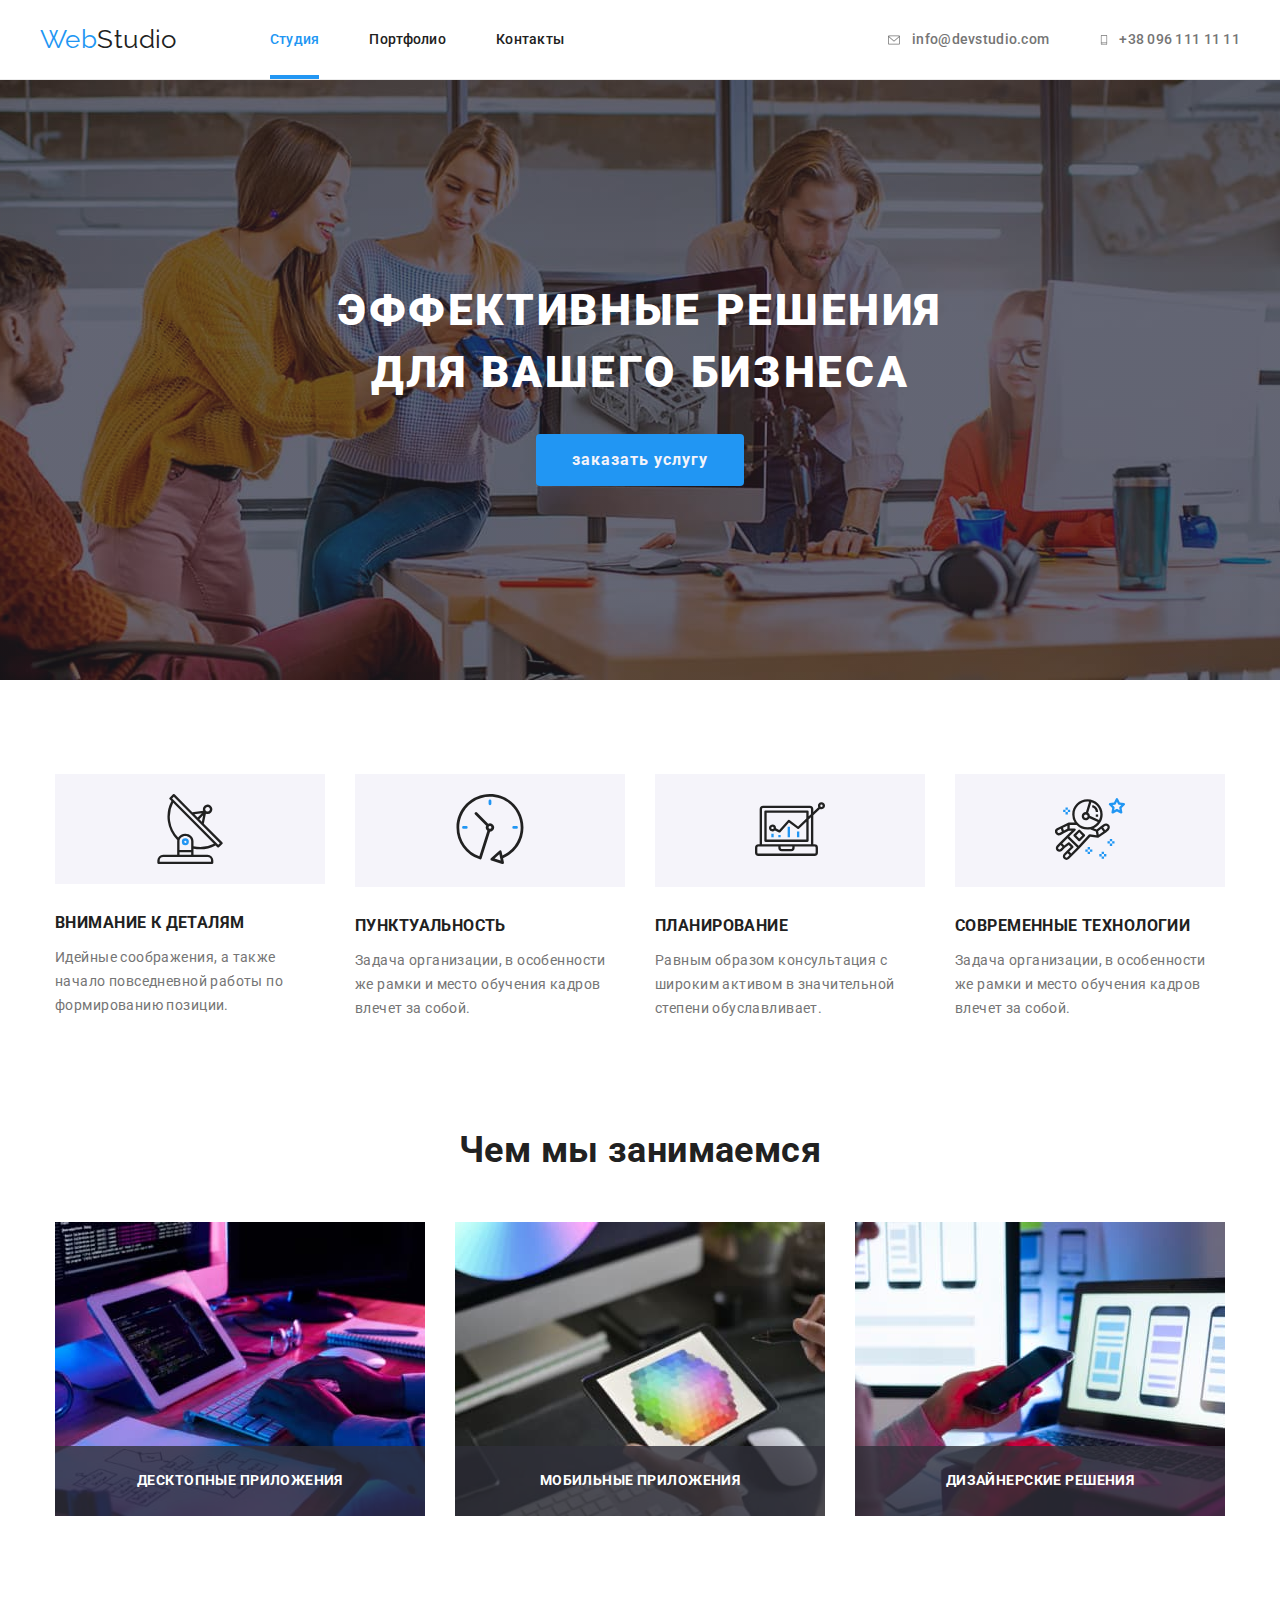
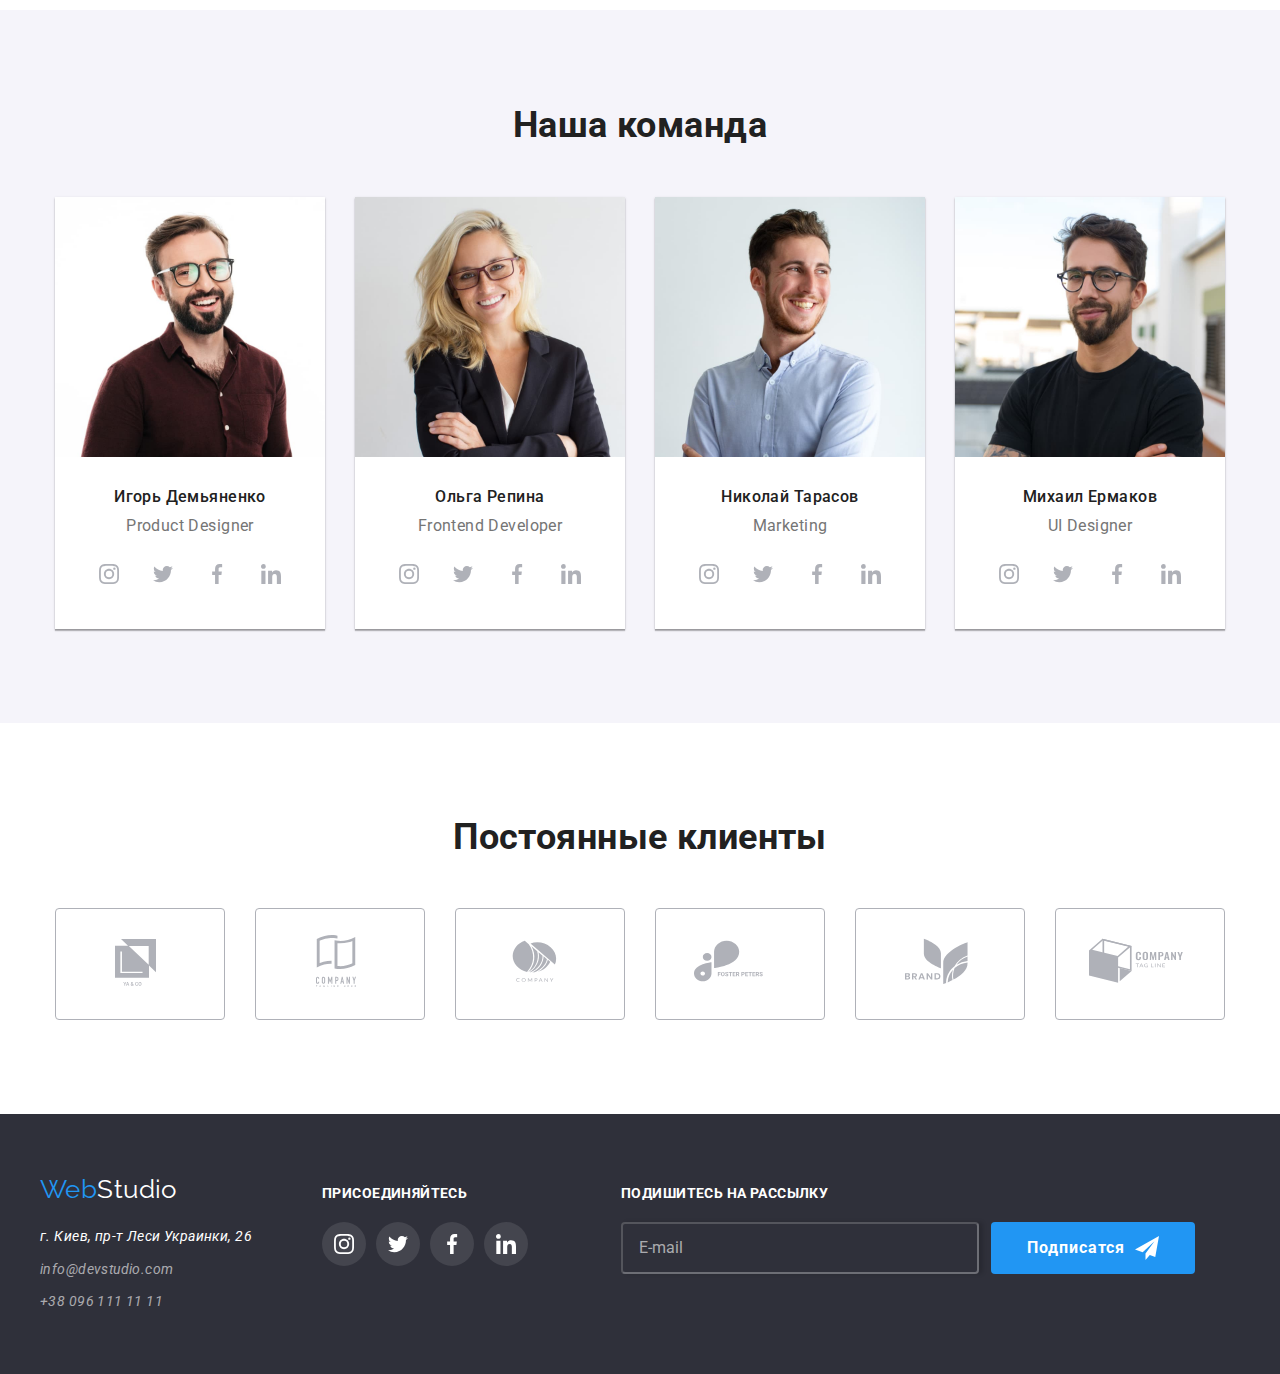
<file: index.html>
<!DOCTYPE html>
<html lang="ru">

<head>
    <meta charset="UTF-8" />
    <meta name="viewport" content="width=device-width, initial-scale=1.0" />
    <title>WebStudio</title>
    <link rel="preconnect" href="https://fonts.gstatic.com">
    <link href="https://fonts.googleapis.com/css2?family=Raleway:wght@700&family=Roboto:wght@400;500;700;900&display=swap"
        rel="stylesheet">
    <link rel="stylesheet" href="https://cdnjs.cloudflare.com/ajax/libs/modern-normalize/1.0.0/modern-normalize.min.css">
   <link rel="stylesheet" href="./css/styles.css">
   
</head>

<body>
    <header class="header">
        <div class="container main-nav">
    
            <nav class="nav">
    
                <a lang="en" href="./index.html" class="logo"><span class="logo-part-first">Web</span>Studio</a>
    
                <ul class="nav-link list">
                    <li class="item"><a href="./index.html" class="link current ">Студия</a></li>
                    <li class="item"><a href="./portfolio.html" class="link ">Портфолио</a></li>
                    <li class="item"><a href="" class="link ">Контакты</a></li>
                </ul>
    
            </nav>
    
            <ul class="nav-information list">
                <li class="nav-information-list">
                    
                    <svg class=" nav-information-icon" width="16" height="12">
                        <use href="./images/sprite.svg#icon-envelope"></use>
                    </svg>
                    <a href="mailto:info@devstudio.com" class="nav-information-link">info@devstudio.com</a>
                    </li>
             

                <li class="nav-information-list">
               
                    <svg class=" nav-information-icon" width="10" height="16">
                        <use href="./images/sprite.svg#icon-smartphone"></use>
                    </svg>
                    <a href="tel:+380961111111" class="nav-information-link">+38 096 111 11 11</a>
                    
                </li>
            </ul>
    
        </div>
    </header>
    
    
    <main>
    <!-- Герой -->
       
        <div>
            <section class="hero">
                <h1 class="hero-title">Эффективные решения для вашего бизнеса</h1>
                <button  data-modal-open  type="button" class="button-hero">заказать услугу</button>
            </section>              
        </div>
    <!-- Преимущества -->
        <section class="advantages">
            <div class="container main ">
                <h2 class="advantages-main-title"></h2>
                            
            <ul class="advantages-list list">
                <li class="item">
                    <div class="conteiner-advantages-icon">  
                    <svg class="advantages-icon" width="70" height="70">
                        <use href="./images/sprite.svg#icon-antenna"></use>
                    </svg>
                    </div>
                    <h3 class="advantages-title">Внимание к деталям</h3>
                    <p class="advanteges-description">
                     Идейные соображения, а также начало повседневной работы по формированию позиции.
                    </p>
                </li>

                <li class="item">
                    <div class="conteiner-advantages-icon">
                    <svg class="icon-clock" width="70" height="70">
                        <use href="./images/sprite.svg#icon-clock"></use>
                    </svg>
                    </div>
                    <h3 class="advantages-title">Пунктуальность</h3>
                    <p class="advanteges-description"> 
                    Задача организации, в особенности же рамки и место обучения кадров влечет за собой.
                    </p>
                  
                </li>

                <li class="item">
                    <div class="conteiner-advantages-icon">
                    <svg class="icon-diagram" width="70" height="70">
                    <use href="./images/sprite.svg#icon-diagram"></use>
                    </svg>
                    </div>
                    <h3 class="advantages-title">Планирование</h3>
                    <p class="advanteges-description"> 
                    Равным образом консультация с широким активом в значительной степени обуславливает.
                    </p>
                </li>

                <li class="item">
                    <div class="conteiner-advantages-icon">
                    <svg class="icon-astronaut" width="70" height="70">
                        <use href="./images/sprite.svg#icon-astronaut"></use>
                    </svg>
                    </div>

                    <h3 class="advantages-title">Современные технологии</h3>
                    <p class="advanteges-description">
                    Задача организации, в особенности же рамки и место обучения кадров влечет за собой.
                    </p>
                 </li>
            </ul>
            </div>
        </section>
        
    
        <!-- Примеры работ -->
        <section class="example">
            <div class="container main">
            <h2 class="example-title">Чем мы занимаемся</h2>
    
            <ul class="example-list list">
                <li class="item">
                    <img src="./images/whatwedoing.jpg" alt="Что мы делаем" width="370" />
                    <h3 class="example-list-title">Десктопные приложения</h3>
                    
                </li>
                <li class="item" >
                    <img src="./images/whatwedoing1.jpg" alt="Что мы делаем 1" width="370" />
                    <h3 class="example-list-title">Мобильные приложения</h3>
                    
                </li>
                <li class="item">
                    <img src="./images/whatwedoing2.jpg" alt="Что мы делаем 2" width="370" />
                    <h3 class="example-list-title">Дизайнерские решения</h3>
                    
                </li>
            </ul>
            </div>
        </section>
    
        <!-- Наша команда -->
        <section class="team">
            <div class="container">
            <h2 class="team-title">Наша команда</h2>
            
    
            <ul class="team-list list"> 
                <li class="item">
                    <a href=""><img src="./images/ourcommand1.jpg" alt="Игорь Демьяненко" width="270"  class="team-images"/></a>
                    <h3 class="team-list-title">Игорь Демьяненко</h3>
                    <p class="team-description" lang="en">Product Designer</p>
                    <div class="team-icon-block">
                        <a href="" class="team-icon">
                            <svg class="icon-social-links"  width="44" height="44" >
                                <use href="./images/sprite.svg#icon-instagram"></use>
                            </svg>
                        </a>
                        <a href="" class="team-icon">
                            <svg class="icon-social-links"  width="44" height="44">
                                <use href="./images/sprite.svg#icon-twitter"></use>
                            </svg>
                        </a>
                        <a href="" class="team-icon">
                            <svg class="icon-social-links"  width="44" height="44">
                                <use href="./images/sprite.svg#icon-facebook"></use>
                            </svg>
                        </a>
                        <a href="" class="team-icon">
                            <svg class="icon-social-links"  width="44" height="44">
                                <use href="./images/sprite.svg#icon-linkedin"></use>
                            </svg>
                        </a>
                    </div>
                </li>

                <li class="item"> 
                    <a href=""><img src="./images/ourcommand2.jpg" alt="Ольга Репина" width="270"  class="team-images"/></a>
                    <h3 class="team-list-title">Ольга Репина</h3>
                    <p class="team-description" lang="en">Frontend Developer</p>
                    <div class="team-icon-block">
                        <a href="" class="team-icon">
                            <svg class="icon-social-links"  width="44" height="44">
                                <use href="./images/sprite.svg#icon-instagram"></use>
                            </svg>
                        </a>
                        <a href="" class="team-icon">
                            <svg class="icon-social-links"  width="44" height="44">
                                <use href="./images/sprite.svg#icon-twitter"></use>
                            </svg>
                        </a>
                        <a href="" class="team-icon">
                            <svg class="icon-social-links"  width="44" height="44">
                                <use href="./images/sprite.svg#icon-facebook"></use>
                            </svg>
                        </a>
                        <a href="" class="team-icon">
                            <svg class="icon-social-links"  width="44" height="44">
                                <use href="./images/sprite.svg#icon-linkedin"></use>
                            </svg>
                        </a>
                    </div>

                </li>

                <li class="item">
                    <a href=""><img src="./images/ourcommand3.jpg" alt="Николай Тарасов" width="270"  class="team-images"/></a>
                    <h3 class="team-list-title">Николай Тарасов</h3>
                    <p class="team-description" lang="en">Marketing</p>
                    
                     <div class="team-icon-block" width="75" height="75">
                         
                        <a href="" class="team-icon">
                            <svg class="icon-social-links"  >
                                <use href="./images/sprite.svg#icon-instagram"></use>
                            </svg>
                        </a>
                       
                        
                        <a href="" class="team-icon">
                            <svg class="icon-social-links"  width="44" height="44" >
                                <use href="./images/sprite.svg#icon-twitter"></use>
                            </svg>
                        </a>
                        
                        
                        <a href="" class="team-icon">
                            <svg class="icon-social-links"  width="44" height="44">
                                <use href="./images/sprite.svg#icon-facebook"></use>
                            </svg>
                        </a>
                        
                        
                        <a href="" class="team-icon">
                            <svg class="icon-social-links"  width="44" height="44">
                                <use href="./images/sprite.svg#icon-linkedin"></use>
                            </svg>
                        </a>

                       </div>
                      
                                 

                </li>
                <li class="item">
                    <a href=""><img src="./images/ourcommand4.jpg" alt="Михаил Ермаков" width="270"  class="team-images"/></a>
                    <h3 class="team-list-title">Михаил Ермаков</h3>
                    <p class="team-description" lang="en">UI Designer</p>
                    <div class="team-icon-block">
                        <a href="" class="team-icon">
                            <svg class="icon-social-links"  width="44" height="44">
                                <use href="./images/sprite.svg#icon-instagram"></use>
                            </svg>
                        </a>
                        <a href="" class="team-icon">
                            <svg class="icon-social-links"  width="44" height="44">
                                <use href="./images/sprite.svg#icon-twitter"></use>
                            </svg>
                        </a>
                        <a href="" class="team-icon">
                            <svg class="icon-social-links"  width="44" height="44">
                                <use href="./images/sprite.svg#icon-facebook"></use>
                            </svg>
                        </a>
                        <a href="" class="team-icon">
                            <svg class="icon-social-links"  width="44" height="44">
                                <use href="./images/sprite.svg#icon-linkedin"></use>
                            </svg>
                        </a>
                    </div>
                </li>
                               
            </ul>
            </div>
        </section >
        <!-- Постоянные клиенты -->

        <section class="regular-client">
            <div class="container">
            <h2 class="regular-client-title">Постоянные клиенты</h2>
            <ul class="regular-client-list list">

                <li class="regular-client-item" >
                 
                    <a href=" " class="regular-client-link" >
                        <svg class="regular-client-svg" width="160" height="106">
                            <use href="./images/sprite.svg#icon-client1"></use>
                        </svg>
                    </a>
              
                </li>
                <li class="regular-client-item">
                  
                    <a href="" class="regular-client-link" >
                        <svg class="regular-client-svg" width="160" height="106">
                            <use href="./images/sprite.svg#icon-client2"></use>
                        </svg>
                    </a>
                   
                </li>

                <li class="regular-client-item">
                   
                <a href="" class="regular-client-link">
                    <svg class="regular-client-svg" width="160" height="106">
                        <use href="./images/sprite.svg#icon-client3"></use>
                    </svg>
                </a>
               
                </li>

               <li class="regular-client-item">
                  
                <a href="" class="regular-client-link">
                    <svg class="regular-client-svg"  width="160" height="106">
                        <use href="./images/sprite.svg#icon-client4"></use>
                    </svg>
                </a>
               
                </li>

                <li class="regular-client-item">
                   
                        <a href="" class="regular-client-link">
                            <svg class="regular-client-svg" width="160" height="106">
                                <use href="./images/sprite.svg#icon-client5"></use>
                            </svg>
                        </a>
                    
                </li>

                <li class="regular-client-item">
                 
                <a href="" class="regular-client-link">
                    <svg class="regular-client-svg" width="160" height="106" >
                        <use href="./images/sprite.svg#icon-client6"></use>
                    </svg>
                </a>
              
                </li>

            </div>
            </ul>

        </section>
    
    </main>
    <!-- Футер -->
    <footer class="footer">
    
        <div class="container">
            <div class="footer-adress">
                <a lang="en" href="./index.html" class="footer-logo"><span class="logo-part-first">Web</span><span
                        class="logo-part-two">Studio</span></a>
    
                <address>
                    <ul class="footer-list list">
                        <li>г. Киев, пр-т Леси Украинки, 26</li>
                        <li><a href="mailto:info@devstudio.com" class=" link  footer-email">info@devstudio.com</a></li>
                        <li><a href="tel:+380961111111" class="link  footer-tel">+38 096 111 11 11</a></li>
                    </ul>
                </address>
            </div>
    
            <div class="footer-link">
                <h3 class="footer-link-title">присоединяйтесь</h3>
                <ul class="footer-link-list list">
                    <li class="footer-links">
                        <a href="" class="footer-team-icon">
                            <svg class="icon-social-links ">
                                <use href="./images/sprite.svg#icon-instagram"></use>
                            </svg>
                        </a>
                    </li>
                    <li class="footer-links">
                        <a href="" class="footer-team-icon">
                            <svg class="icon-social-links">
                                <use href="./images/sprite.svg#icon-twitter"></use>
                            </svg>
                        </a>
                    </li>
                    <li class="footer-links">
                        <a href="" class="footer-team-icon">
                            <svg class="icon-social-links">
                                <use href="./images/sprite.svg#icon-facebook"></use>
                            </svg>
                        </a>
                    </li>
    
                    <li class="footer-links">
                        <a href="" class="footer-team-icon">
                            <svg class="icon-social-links">
                                <use href="./images/sprite.svg#icon-linkedin"></use>
                            </svg>
                        </a>
                    </li>
                </ul>
    
            </div>
    
            <!-- Форма футер -->
            <div>
                <form class="form-footer">
                    <h3 class="form-footer-title">Подишитесь на рассылку</h3>
                    <div class="form-container">
                        <label for="mail"></label>
                        <input type="email" name="mail" id="mail" placeholder="E-mail" />
    
                        <a href="" class="footer-form-button link">
    
                            <button type="submit">Подписатся
                                <svg class="footer-form-icon-svg" width="24" height="24">
                                    <use href="./images/sprite.svg#icon-icon-send-form"></use>
                                </svg>
                            </button>
                        </a>
    
    
                    </div>
    
                </form>
    
            </div>
    
        </div>
    
    </footer>

    <!-- Модальное окно -->

    <div class="backdrop is-hidden" data-modal>
        <div class="modal">
            <form class="form" >
                <h2 class="form-title">Оставьте свои данные, мы вам перезвоним</h2>

                <label class="form-field" >
                <input type="text"  class="form-input" name="user-name"  autofocus required>
                <span class="form-label">Имя</span>
                <svg class="modal-icon">
                    <use href="./images/sprite.svg#icon-person-form"></use>
                </svg>
                </label>
               
                <label class="form-field">
                    <input type="tel" class="form-input" name="phone-number" autofocus required>
                    <span class="form-label">Телефон</span>
                    <svg class="modal-icon">
                        <use href="./images/sprite.svg#icon-phone-form"></use>
                    </svg>
                </label>

                <label class="form-field">
                    <input type="mail" class="form-input" name="mail" autofocus required>
                    <span class="form-label">Почта</span>
                    <svg class="modal-icon">
                    <use href="./images/sprite.svg#icon-email-form"></use>
                    </svg>
                </label>
 

                <label class="form-field">
                    <textarea class="comment" name="comment"  rows="8" placeholder="Введите тест"></textarea>
                    <span class="textarea-comment">Оставьте коментарий</span>
                </label>
                               
                    <label class="policy">
                        <input class="checkbox" type="checkbox" name="policy" value="check" />
                        <span class="icon"></span>
                        <span class="label">Соглашаюсь с рассылкой и принимаю
                        <a href=""> Условия договора</a></span>
                    </label>
                
                                              
                <button type="submit" class="form-modal-button">Отправить</button>


            </form>
            <button data-modal-close type="button" class="modal-button">
                <svg class="" width="18" height="18">
                    <use href="./images/sprite.svg#icon-close-form"></use>
                </svg>
            </button>
        </div>
    </div> 

    <!-- Скрипт для открытия, закрытия модального окна  -->

    <script src="./modal.js"> </script>
        
   
    </body>
    
    </html>
</file>
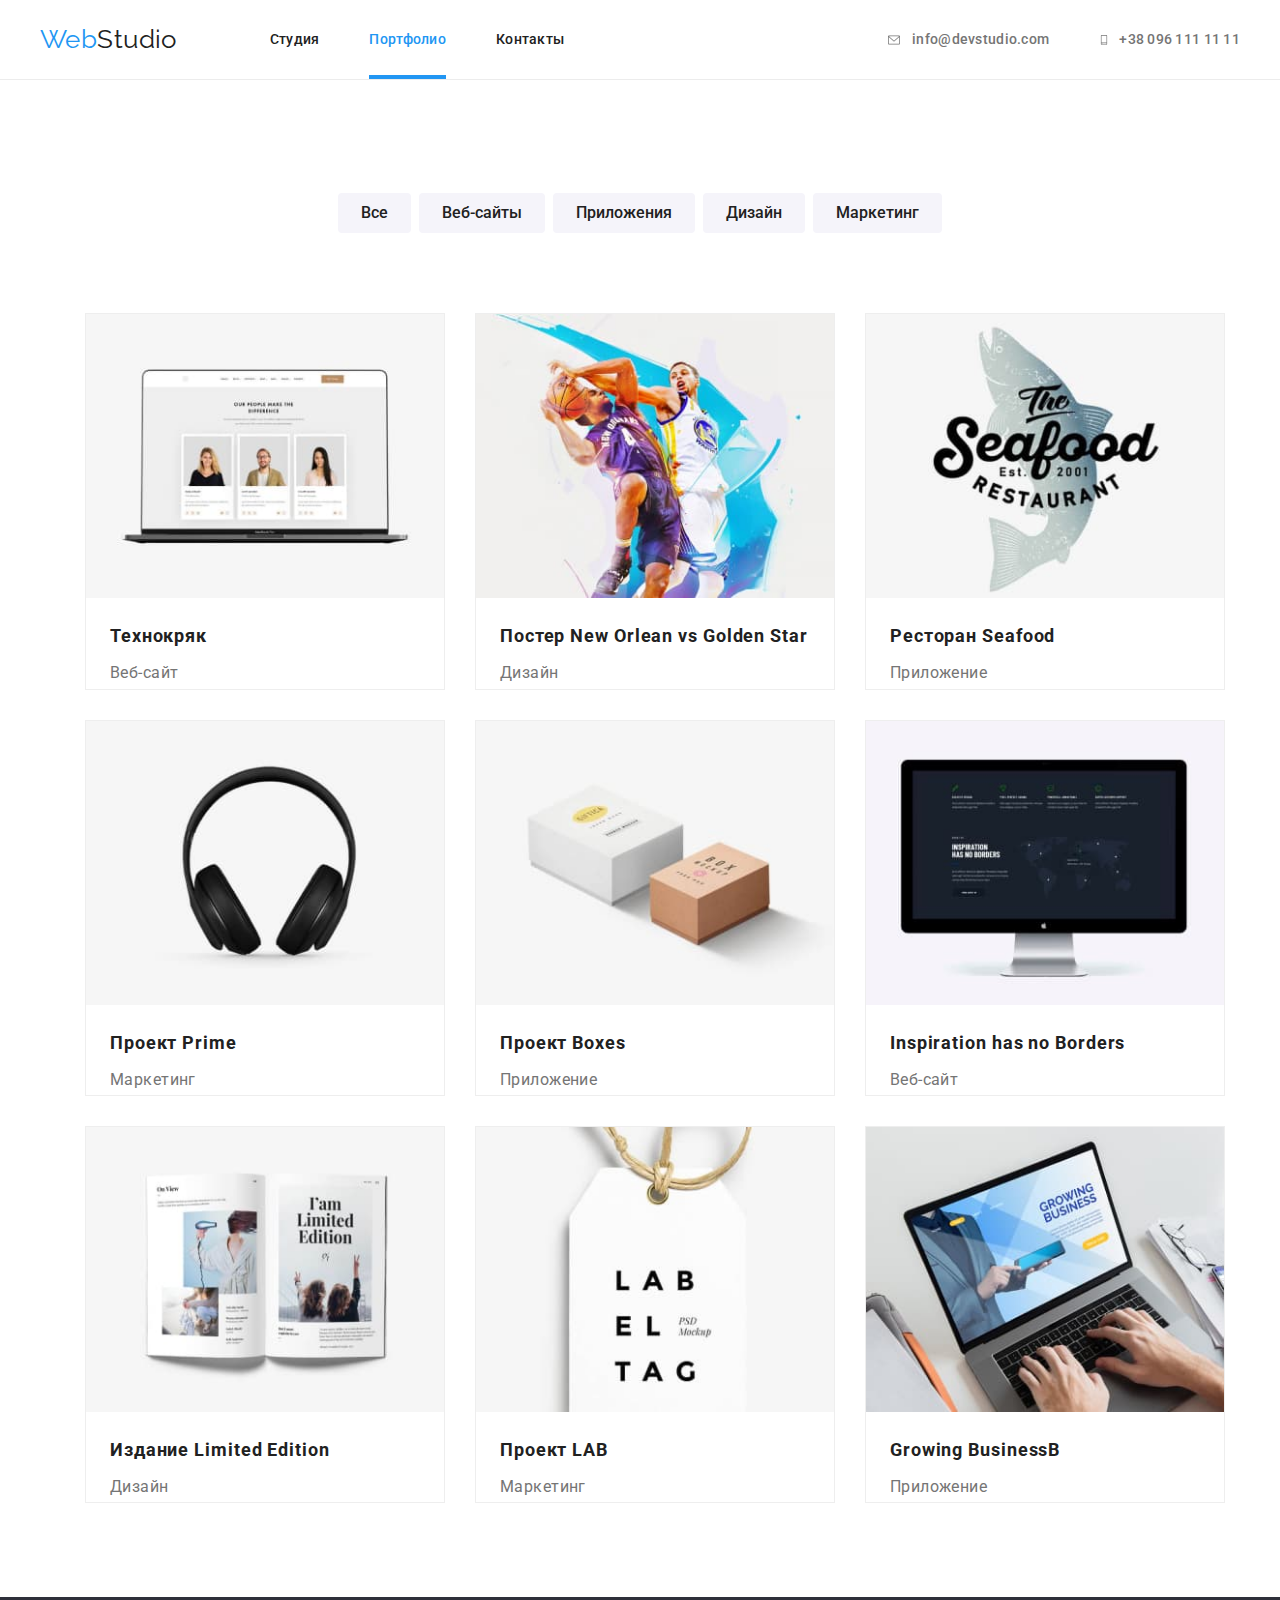
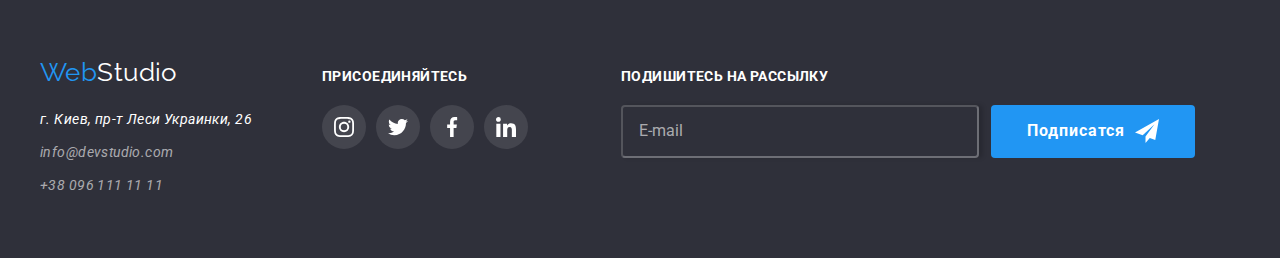
<file: portfolio.html>
<!DOCTYPE html>
<html lang="ru">

<head>
    <meta charset="UTF-8" />
    <meta name="viewport" content="width=device-width, initial-scale=1.0" />
    <title>WebStudio</title>
    <link rel="preconnect" href="https://fonts.gstatic.com">
    <link href="https://fonts.googleapis.com/css2?family=Raleway:wght@700&family=Roboto:wght@400;500;700;900&display=swap"
        rel="stylesheet">
        <link rel="stylesheet" href="https://cdnjs.cloudflare.com/ajax/libs/modern-normalize/1.0.0/modern-normalize.min.css">
    <link rel="stylesheet" href="./css/styles.css">
  
</head>

<body>
    <!-- Шапка сайта -->
<header class="header">
    <div class="container main-nav">

        <nav class="nav">

            <a lang="en" href="./index.html" class="logo"><span class="logo-part-first">Web</span>Studio</a>

            <ul class="nav-link list">
                <li class="item"><a href="./index.html" class="link ">Студия</a></li>
                <li class="item"><a href="./portfolio.html" class="link current  ">Портфолио</a></li>
                <li class="item"><a href="" class="link ">Контакты</a></li>
            </ul>

        </nav>

        <ul class="nav-information list">
            <li class="nav-information-list">

                <svg class=" nav-information-icon" width="16" height="12">
                    <use href="./images/sprite.svg#icon-envelope"></use>
                </svg>
                <a href="mailto:info@devstudio.com" class="nav-information-link">info@devstudio.com</a>
            </li>


            <li class="nav-information-list">

                <svg class=" nav-information-icon" width="10" height="16">
                    <use href="./images/sprite.svg#icon-smartphone"></use>
                </svg>
                <a href="tel:+380961111111" class="nav-information-link">+38 096 111 11 11</a>

            </li>
        </ul>

    </div>
</header>

    <main>
       
        
            <!--Кнопки портфолио -->
        <section>
            <div class="container">
            <h1></h1>
            <ul class="button-list list">
                <li><button type="button" class="button">Все</button></li>
                <li><button type="button" class="button">Веб-сайты</button></li>
                <li><button type="button" class="button">Приложения</button></li>
                <li><button type="button" class="button">Дизайн</button></li>
                <li><button type="button" class="button">Маркетинг</button></li>
            </ul>
        
    <!-- Проекты -->
        
            <ul class="project list">
                
                <li class="card">
                    <div class="card-image">
                    <a href="" class="link">
                        <img src="./images/portfolio1.jpg" alt="Примеры работ 1" width="370" class="project-images">
                       <div class="card-text-hover"><p>Технокряк это современная площадка распространения коронавируса. Компании используют эту платформу для цифрового
                        шпионажа и атак на защищённые сервера конкурентов. </p>
                        </div>
                    </div>

                    <div class="card-content">
                    <h2 class="project-title">Технокряк</h2>
                    <p class="project-description">Веб-сайт</p>
                    </div>
                    </a>
                   
                </li>
                <li  class="card">

                    <div class="card-image">
                    <a href="" class="link">
                        <img src="./images/portfolio2.jpg" alt="Примеры работ 2" width="370" class="project-images">
                        <p class="card-text-hover">Технокряк это современная площадка распространения коронавируса. Компании используют эту платформу для цифрового
                        шпионажа и атак на защищённые сервера конкурентов.</p>
                    </div>
                    
                    <div class="card-content">
                    <h2 class="project-title">Постер New Orlean vs Golden Star</h2>
                    <p class="project-description">Дизайн</p>
                    </div>
                    </a>
                </li>
                <li class="card" >
                    <div class="card-image">
                    <a href="" class="link">
                        <img src="./images/portfolio3.jpg" alt="Примеры работ 3" width="370" class="project-images">
                        <p class="card-text-hover">Технокряк это современная площадка распространения коронавируса. Компании используют эту
                            платформу для цифрового шпионажа и атак на защищённые сервера конкурентов.</p>
                    </div>
                    <div class="card-content">
                    <h2 class="project-title">Ресторан Seafood</h2>
                    <p class="project-description">Приложение</p>
                    </div>
                    </a>
                </li>
                <li class="card">
                    <div class="card-image">
                    <a href="" class="link">
                        <img src="./images/portfolio4.jpg" alt="Примеры работ 4" width="370" class="project-images">
                        <p class="card-text-hover">Технокряк это современная площадка распространения коронавируса. Компании используют эту
                            платформу для цифрового шпионажа и атак на защищённые сервера конкурентов. </p>
                    </div>

                    <div class="card-content">
                    <h2 class="project-title">Проект Prime</h2>
                    <p class="project-description">Маркетинг</p>
                    </div>
                    </a>
                </li>
                <li class="card">
                    <div class="card-image">
                    <a href="" class="link">
                        <img src="./images/portfolio5.jpg" alt="Примеры работ 5" width="370" class="project-images">
                        <p class="card-text-hover">Технокряк это современная площадка распространения коронавируса. Компании используют эту
                            платформу для цифрового шпионажа и атак на защищённые сервера конкурентов. </p>
                    </div>

                    <div class="card-content">
                    <h2 class="project-title">Проект Boxes</h2>
                    <p class="project-description">Приложение</p>
                    </div>
                    </a>
                </li>
                <li class="card">
                    <div class="card-image">
                    <a href="" class="link">
                        <img src="./images/portfolio6.jpg" alt="Примеры работ 6" width="370" class="project-images">
                        <p class="card-text-hover">Технокряк это современная площадка распространения коронавируса. Компании используют эту
                            платформу для цифрового шпионажа и атак на защищённые сервера конкурентов. </p>
                    </div>

                    <div class="card-content">
                    <h2 class="project-title">Inspiration has no Borders</h2>
                    <p class="project-description">Веб-сайт</p>
                    </div>
                    </a>
                </li>
                <li class="card">
                    <div class="card-image">
                    <a href="" class="link">
                        <img src="./images/portfolio7.jpg" alt="Примеры работ 7" width="370" class="project-images">
                        <p class="card-text-hover">Технокряк это современная площадка распространения коронавируса. Компании используют эту
                        платформу для цифрового шпионажа и атак на защищённые сервера конкурентов. </p>
                    </div>

                    <div class="card-content">
                    <h2 class="project-title">Издание Limited Edition</h2>
                    <p class="project-description">Дизайн</p>
                    </div>
                    </a>
                </li>
                <li class="card">
                    <div class="card-image">
                    <a href="" class="link">
                        <img src="./images/portfolio8.jpg" alt="Примеры работ 8" width="370"class="project-images">
                        <p class="card-text-hover">Технокряк это современная площадка распространения коронавируса. Компании используют эту
                        платформу для цифрового шпионажа и атак на защищённые сервера конкурентов. </p>
                    </div>

                    <div class="card-content">
                    <h2 class="project-title">Проект LAB</h2>
                    <p class="project-description">Маркетинг</p>
                    </div>
                    </a>
                </li>
                <li class="card">
                    <div class="card-image">
                    <a href="" class="link">
                        <img src="./images/portfolio9.jpg" alt="Примеры работ 9" width="370" class="project-images">
                        <p class="card-text-hover">Технокряк это современная площадка распространения коронавируса. Компании используют эту
                        платформу для цифрового шпионажа и атак на защищённые сервера конкурентов. </p>
                    </div>

                    <div class="card-content">
                    <h2 class="project-title">Growing BusinessB</h2>
                    <p class="project-description">Приложение</p>
                    </div>
                    </a>
                </li>
                
            </ul>
            </div>

        </section>
        

    </main>
    <!-- Футер -->
<footer class="footer">

    <div class="container">
        <div class="footer-adress">
            <a lang="en" href="./index.html" class="footer-logo"><span class="logo-part-first">Web</span><span
                    class="logo-part-two">Studio</span></a>

            <address>
                <ul class="footer-list list">
                    <li>г. Киев, пр-т Леси Украинки, 26</li>
                    <li><a href="mailto:info@devstudio.com" class=" link  footer-email">info@devstudio.com</a></li>
                    <li><a href="tel:+380961111111" class="link  footer-tel">+38 096 111 11 11</a></li>
                </ul>
            </address>
        </div>

        <div class="footer-link">
            <h3 class="footer-link-title">присоединяйтесь</h3>
            <ul class="footer-link-list list">
                <li class="footer-links">
                    <a href="" class="footer-team-icon">
                        <svg class="icon-social-links ">
                            <use href="./images/sprite.svg#icon-instagram"></use>
                        </svg>
                    </a>
                </li>
                <li class="footer-links">
                    <a href="" class="footer-team-icon">
                        <svg class="icon-social-links">
                            <use href="./images/sprite.svg#icon-twitter"></use>
                        </svg>
                    </a>
                </li>
                <li class="footer-links">
                    <a href="" class="footer-team-icon">
                        <svg class="icon-social-links">
                            <use href="./images/sprite.svg#icon-facebook"></use>
                        </svg>
                    </a>
                </li>

                <li class="footer-links">
                    <a href="" class="footer-team-icon">
                        <svg class="icon-social-links">
                            <use href="./images/sprite.svg#icon-linkedin"></use>
                        </svg>
                    </a>
                </li>
            </ul>

        </div>

        <!-- Форма футер -->
        <div>
            <form class="form-footer">
                <h3 class="form-footer-title">Подишитесь на рассылку</h3>
                <div class="form-container">
                    <label for="mail"></label>
                    <input type="email" name="mail" id="mail" placeholder="E-mail" />

                    <a href="" class="footer-form-button link">

                        <button type="submit">Подписатся
                            <svg class="footer-form-icon-svg" width="24" height="24">
                                <use href="./images/sprite.svg#icon-icon-send-form"></use>
                            </svg>
                        </button>
                    </a>


                </div>

            </form>

        </div>

    </div>

</footer>
         
</body>

</html>
</file>
<file: css/styles.css>
/* основной цвет текста #757575 */
/* вторичный цвет текста  #212121*/
/* Акцент #2196F3 */
/* наша команда #F5F4FA */
/* футер #2F303A*/
/* Белый #FFFFFF */
/* герой #2F303A */

:root {
  --primery-text-color: #757575;
  --secondary-text-color: #212121;
  --accent-color: #2196f3;
  --primery-bg-color: #f5f4fa;
  --card-set-gap: 30px;
  --wite-color: #ffffff;
}
body {
  background-color: var(--wite-color);
  color: var(--primery-text-color);
  font-family: Roboto, sans-serif;
  font-size: 14px;
  letter-spacing: 0.03em;
}

img {
  display: block;
  max-width: 100%;
  height: auto;
}
.container {
  box-sizing: border-box;
  margin: 0 auto;
  width: 1200px;
  padding: 94px 15px;
}

.list {
  list-style: none;
  margin: 0px;
  padding: 0px;
}

.link {
  text-decoration: none;
}

/* Навигация */

.header {
  border-bottom: 1px solid #ececec;
}

.logo {
  color: var(--secondary-text-color);
  font-family: Raleway, sans-serif;
  font-size: 26px;
  line-height: 1.2;
  text-decoration: none;
  padding: 23px 0;
}

.logo-part-first {
  color: var(--accent-color);
}

.main-nav,
.nav,
.nav-link,
.nav-information {
  display: flex;
  align-items: center;
}
.main-nav {
  padding: 0;
  align-items: center;
}
.nav-link {
  margin-left: 93px;
}

.nav-link .item:not(:last-child) {
  margin-right: 50px;
}

.nav-link .link {
  display: block;
  padding-top: 32px;
  padding-bottom: 32px;
  color: var(--secondary-text-color);

  font-weight: 500;
  font-size: 14px;
  line-height: 1.1;
  letter-spacing: 0.02em;
  text-decoration: none;
  transition: color 250ms cubic-bezier(0.4, 0, 0.2, 1);
}
.nav-link .item a {
  position: relative;
}
/* .nav-link a::after {
  content: "";
  position: absolute;
  width: 100%;
  height: 4px;
  left: 0;
  bottom: 0;
  background-color: var(--accent-color);
  opacity: 0;
  transition: opacity 250ms cubic-bezier(0.4, 0, 0.2, 1);
} */

.nav-link .link.current::after {
  content: "";
  position: absolute;
  width: 100%;
  height: 4px;
  left: 0;
  bottom: 0;
  background-color: var(--accent-color);
  opacity: 1;
  transition: opacity 250ms cubic-bezier(0.4, 0, 0.2, 1);
}
.nav-link .link.current {
  color: var(--accent-color);
}

/* .nav-link a:hover::after {
  opacity: 1;
} */

.nav-link a:hover,
.nav-link a:focus {
  color: var(--accent-color);
}

.nav-information {
  margin-left: auto;
}

.nav-information-list:last-child {
  margin-left: 50px;
}

.nav-information-link {
  color: inherit;

  padding-top: 32px;
  padding-bottom: 32px;

  font-weight: 500;
  font-size: 14px;
  line-height: 1.1;
  letter-spacing: 0.02em;
  text-decoration: none;
}

.nav-information-list {
  display: inline-flex;
  align-items: center;
  color: var(--primery-text-color);
  transition: color 250ms cubic-bezier(0.4, 0, 0.2, 1);
}

.nav-information-list:hover,
.nav-information-list:focus {
  color: var(--accent-color);
}

.nav-information-icon {
  fill: currentColor;
  margin-right: 10px;
}

/* Герой */

.hero {
  max-width: 1600px;
  min-height: 600px;
  margin-left: auto;
  margin-right: auto;
  background-color: #c4c4c4;
  background-image: linear-gradient(
      to right,
      rgba(47, 48, 58, 0.4),
      rgba(47, 48, 58, 0.4)
    ),
    url("../images/fotohero.jpg");

  background-repeat: no-repeat;
  background-position: center;
  background-size: cover;
}
.hero-title {
  color: var(--wite-color);

  display: block;

  width: 696px;
  margin: 0 auto;

  padding-top: 200px;
  margin-bottom: 30px;
  text-transform: uppercase;
  text-align: center;
  font-weight: 900;
  font-size: 44px;
  line-height: 1.4;
  letter-spacing: 0.06em;
}
.button-hero {
  color: var(--primery-bg-color);
  background-color: var(--accent-color);

  display: block;
  margin: 0 auto;

  font-family: inherit;
  font-weight: 700;
  font-size: 16px;
  line-height: 1.9;
  letter-spacing: 0.06em;
  cursor: pointer;
  border-radius: 4px;
  padding: 10px 35px;
  border: 1px solid transparent;
  min-width: 130px;
  transition: background-color 250ms cubic-bezier(0.4, 0, 0.2, 1),
    box-shadow 250ms cubic-bezier(0.4, 0, 0.2, 1);
}
.button-hero:hover,
.button-hero:focus {
  background-color: #188ce8;
  box-shadow: 0px 4px 4px rgba(0, 0, 0, 0.15);
}

/* Преимущества */

.advantages {
}

.advantages-main-title {
  position: absolute;
  width: 1px;
  height: 1px;
  margin: -1px;
  border: 0;
  padding: 0;

  white-space: nowrap;
  clip-path: inset(100%);
  clip: rect(0 0 0 0);
  overflow: hidden;
}

.advantages-list {
  display: flex;
}
.container.main {
  padding-bottom: 0px;
}
.conteiner-advantages-icon {
  background-color: #f5f4fa;
  padding: 20px 100px;
  margin-bottom: 30px;
}
.advantages-icon {
  display: block;
  margin: 0 auto;
}
.advantages-list .item {
  width: 270px;
}
.advantages-list .item:not(:last-child) {
  margin-right: 30px;
}

.advantages-title {
  color: var(--secondary-text-color);

  text-transform: uppercase;
  margin-top: 0px;
  margin-bottom: 10px;
  line-height: 1.1;
}

.advanteges-description {
  display: block;
  line-height: 1.7;
}

/* Примеры работ */
.example {
}

.example-title {
  color: var(--secondary-text-color);

  margin-top: 0px;
  margin-bottom: 50px;

  font-size: 36px;
  line-height: 1.2;
  text-align: center;
}

.example-list {
  display: flex;
  margin-bottom: 94px;
}
.example-list .item:not(:last-child) {
  margin-right: 30px;
}
.example-list .item {
  position: relative;
}
.example-list-title {
  display: block;
  position: absolute;
  bottom: 0;
  left: 0px;
  color: var(--wite-color);
  background-color: rgba(47, 48, 58, 0.8);
  text-transform: uppercase;
  width: 100%;
  margin: 0px;
  padding: 27px 0;
  font-size: 14px;
  line-height: 1.14;
  text-align: center;
}
/* Наша команда */
.team {
  background-color: var(--primery-bg-color);
}

.team-title {
  color: var(--secondary-text-color);

  margin-top: 0px;
  margin-bottom: 50px;

  font-size: 36px;
  line-height: 1.2;
  text-align: center;
}

.team-list {
  display: flex;
  flex-wrap: wrap;
}

.team-list .item {
  display: inline-block;
  background-color: var(--wite-color);

  margin: 0px auto;
  padding: 0px;
  width: 270px;

  box-shadow: 0 2px 1px rgba(0, 0, 0, 0.2), 0 1px 1px rgba(0, 0, 0, 0.14),
    0 1px 3px rgba(0, 0, 0, 0.12);
}

.team-list .item:not(:last-child) {
  margin-right: 30px;
}

.team-images {
  margin-bottom: 30px;
}

.team-list-title {
  display: block;
  color: var(--secondary-text-color);
  text-align: center;
  margin-top: 0px;
  margin-bottom: 10px;
  font-weight: 500;
  font-size: 16px;
  line-height: 1.2;
}

.team-description {
  display: block;
  text-align: center;
  margin-top: 0px;
  margin-bottom: 16 px;

  font-size: 16px;
  line-height: 1.2;
}

.team-icon-block {
  display: flex;
  justify-content: center;
  align-items: center;
  margin-bottom: 30px;
}

.team-icon {
  padding: 12px;
  fill: #afb1b8;
  border-radius: 50%;
  transition: background-color 250ms cubic-bezier(0.4, 0, 0.2, 1),
    fill 250ms cubic-bezier(0.4, 0, 0.2, 1);
}

.team-icon:not(:last-child) {
  margin-right: 10px;
}

.icon-social-links {
  display: inline-block;
  color: currentColor;
  width: 20px;
  height: 20px;
}

.team-icon:hover,
.team-icon:focus {
  background-color: var(--accent-color);
  fill: var(--wite-color);
}

/* Постоянные клиенты */

.regular-client-title {
  color: var(--secondary-text-color);

  margin-top: 0px;
  margin-bottom: 50px;

  font-size: 36px;
  line-height: 1.16;
  text-align: center;
}

.regular-client-list {
  display: flex;
  justify-content: center;
  align-items: center;
  /* flex-wrap: wrap; */
  background-color: var(--wite-color);
  color: #afb1b8;
}

.regular-client-item {
  width: calc(100% / 6 - var(--card-set-gap) * 5 / 6);
  border: 1px solid #afb1b8;
  border-radius: 4px;

  cursor: pointer;
  transition: border-color 250ms cubic-bezier(0.4, 0, 0.2, 1);
}

.regular-client-link {
  display: block;
  width: 100%;
  height: 100%;
  fill: #afb1b8;
  transition: fill 250ms cubic-bezier(0.4, 0, 0.2, 1);
}
.regular-client-item:not(:last-child) {
  margin-right: 30px;
}

.regular-client-svg {
  color: currentColor;
}

.regular-client-item:hover,
.regular-client-item:focus,
.regular-client-link:hover,
.regular-client-link:focus {
  border-color: var(--accent-color);
  fill: var(--accent-color);
}

/* Футер */

.footer {
  background-color: #2f303a;
}

.footer .container {
  display: flex;
  align-items: baseline;
  padding: 0;
}

.footer-adress {
  padding-top: 60px;

  padding-bottom: 60px;
  margin-right: 70px;
}

.footer-logo {
  display: block;
  color: var(--secondary-text-color);
  font-family: Raleway, sans-serif;
  font-size: 26px;
  line-height: 1.2;
  text-decoration: none;
  margin-bottom: 20px;
}
.logo-part-two {
  color: var(--wite-color);
}

.footer-list a {
  transition: color 250ms cubic-bezier(0.4, 0, 0.2, 1);
}
.footer-list li {
  color: var(--wite-color);
  line-height: 1.7;
}
.footer-list li:not(:last-child) {
  margin-bottom: 9px;
}

.footer-list a:hover,
.footer-list a:focus {
  color: var(--accent-color);
}

.footer-email,
.footer-tel {
  line-height: 1.7;
  color: rgba(255, 255, 255, 0.6);
}

.footer-link-title {
  display: block;
  color: var(--wite-color);
  margin: 0;
  margin-bottom: 20px;
  text-transform: uppercase;
  font-size: 14px;
  line-height: 1.14;
}

.footer-link {
  padding-top: 72px;
  padding-bottom: 100px;
  margin-right: 93px;
}
.footer-links {
  width: 44px;
  height: 44px;
}
.footer-link-list {
  display: flex;
  justify-content: center;
  align-items: center;
}

.footer-team-icon {
  display: block;
  padding: 12px;
  border: none;
  width: 100%;
  height: 100%;
  fill: var(--wite-color);
  background-color: rgba(255, 255, 255, 0.1);
  border-radius: 50%;
  transition: background-color 250ms cubic-bezier(0.4, 0, 0.2, 1);
}
.footer-team-icon:hover {
  background-color: var(--accent-color);
}

.footer-links:not(:last-child) {
  margin-right: 10px;
}

/* Форма футера */

.form-footer {
  padding-top: 72px;
}

.form-container {
  display: flex;
  margin-right: 0;
}
.form-footer-title {
  margin: 0;
  margin-bottom: 20px;
  text-transform: uppercase;
  font-size: 14px;
  line-height: 1.14;
  color: var(--wite-color);
}

.form-footer input {
  margin-right: 12px;
  padding: 15px 0 15px 16px;
  min-width: 358px;
  border-radius: 4px;
  border-color: rgba(255, 255, 255, 0.3);
  outline: 1px;
  background-color: #2f303a;
  color: var(--wite-color);
  box-shadow: 4px 0 4px rgba(0, 0, 0, 0.15);
}

.form-container input::placeholder {
  font-size: 16px;
  line-height: 1.25;
  color: rgba(255, 255, 255, 0.6);
}
.form-footer button {
  display: flex;
  justify-content: center;
  align-items: center;
  font-weight: 700;
  font-size: 16px;
  line-height: 1.9;
  letter-spacing: 0.06em;
  cursor: pointer;
  border-radius: 4px;
  padding: 10px 35px;
  border: 1px solid transparent;

  color: var(--wite-color);
  background-color: var(--accent-color);
  transition: background-color 250ms cubic-bezier(0.4, 0, 0.2, 1), box-shadow 250ms cubic-bezier(0.4, 0, 0.2, 1);
}

.footer-form-icon-svg {
  display: inline-block;
  margin-left: 10px;
  fill: var(--wite-color);
}

.form-footer button:hover {
  background-color: #188ce8;
  box-shadow: 0px 4px 4px rgba(0, 0, 0, 0.15);
}

/* Портфолио */

/* Кнопки портфолио */
.button-list {
  display: flex;
  justify-content: center;
  margin-bottom: 50px;
}

.button {
  color: var(--secondary-text-color);
  background-color: var(--primery-bg-color);

  font-weight: 500;
  font-size: 16px;
  line-height: 1.6;
  cursor: pointer;
  border-radius: 4px;
  padding: 6px 22px;
  border: 1px solid transparent;
  min-width: 73px;
  transition: color 250ms cubic-bezier(0.4, 0, 0.2, 1),
    background-color 250ms cubic-bezier(0.4, 0, 0.2, 1),
    box-shadow 250ms cubic-bezier(0.4, 0, 0.2, 1);
}
.button-list li:not(:last-child) {
  margin-right: 8px;
}

.button:hover,
.button:focus {
  color: var(--primery-bg-color);
  background-color: var(--accent-color);
  box-shadow: 0 2px 2px rgba(0, 0, 0, 0.12), 0 1px 2px rgba(0, 0, 0, 0.08),
    0 3px 1px rgba(0, 0, 0, 0.1);
}

/* Проекты */
.project {
  display: flex;
  flex-wrap: wrap;

  padding: 0;
  margin: 0;
  list-style: none;
  margin-left: calc (-1 * var(--card-set-gap));
  margin-top: calc (-1 * var(--card-set-gap));
}

.project .card {
  border: 1px solid #eeeeee;
}

.project > .card {
  flex-basis: calc(100% / 3 - var(--card-set-gap));
  margin-left: var(--card-set-gap);
  margin-top: var(--card-set-gap);
}

.card-image {
  margin-bottom: 20px;
}

.card-image .a {
  display: block;
}

.card-image {
  position: relative;
  overflow: hidden;
}

.card-text-hover {
  display: block;
  position: absolute;
  top: 0;
  left: 0;
  width: 100%;
  height: 100%;

  margin: 0px;
  padding: 63px 24px;

  font-size: 18px;
  line-height: 1.56;
  color: var(--secondary-text-color);

  opacity: 0;
  transform: translateY(100%);
  transition: opacity 250ms cubic-bezier(0.4, 0, 0.2, 1),
    transform 250ms cubic-bezier(0.4, 0, 0.2, 1);
}
.card:hover .card-text-hover {
  transform: translateY(0);
  opacity: 1;
}
.card-image::before {
  display: inline-block;
  content: "";
  position: absolute;
  background-color: rgba(33, 150, 243, 0.9);
  top: 0;
  left: 0;
  width: 100%;
  height: 100%;
  opacity: 0;
  transform: translateY(100%);
  transition: opacity 250ms cubic-bezier(0.4, 0, 0.2, 1),
    transform 250ms cubic-bezier(0.4, 0, 0.2, 1);
}

.card:hover .card-image::before {
  transform: translateY(0);
  opacity: 1;
}

.project-title {
  padding: 0;
  margin: 0;
  margin-bottom: 4px;

  font-size: 18px;
  line-height: 2;
  letter-spacing: 0.05em;
  text-decoration: none;

  color: var(--secondary-text-color);
}

.project-description {
  color: var(--primery-text-color);

  padding: 0;
  margin: 0;

  font-size: 16px;
  line-height: 1.9;
}

.card-content {
  padding: 0 24px;
}
.project .card:hover {
  box-shadow: 1px 4px 6px rgba(0, 0, 0, 0.16), 0 4px 4px rgba(0, 0, 0, 0.06),
    0 1px 1px rgba(0, 0, 0, 0.12);
}

/* Модальное окно */

.backdrop {
  position: fixed;
  top: 0;
  left: 0;

  width: 100%;
  height: 100%;
  opacity: 1;
  transition: opacity 250ms cubic-bezier(0.4, 0, 0.2, 1);
  background-color: rgba(0, 0, 0, 0.2);
}

.backdrop.is-hidden {
  visibility: hidden;
  opacity: 0;
  pointer-events: none;
}

.backdrop.is-hidden .modal {
  transform: translate(-50%, -50%) scale(0.6);
}
.modal {
  position: absolute;
  top: 50%;
  left: 50%;

  min-height: 581px;
  min-width: 528px;
  padding: 40px;
  border-radius: 4px;
  background-color: var(--wite-color);
  box-shadow: 0px 2px 1px rgba(0, 0, 0, 0.2), 0px 1px 1px rgba(0, 0, 0, 0.14),
    0px 1px 3px rgba(0, 0, 0, 0.12);

  transform: translate(-50%, -50%) scale(1);
  transition: transform 250ms cubic-bezier(0.4, 0, 0.2, 1),
    box-shadow 250ms cubic-bezier(0.4, 0, 0.2, 1);
}
.modal-button {
  position: absolute;
  display: flex;
  justify-content: center;
  align-items: center;
  top: 0px;
  right: 0px;

  width: 30px;
  height: 30px;

  border: 1px solid var(--wite-color);
  cursor: pointer;
  border-radius: 50px;
  background-color: var(--primery-bg-color);
  margin-top: 8px;
  margin-right: 8px;
}

.modal-button:hover {
  fill: var(--accent-color);
}
/* Форма модального окна */

textarea {
  resize: none;
}

.form {
  display: flex;
  flex-flow: column;
}
.form-title {
  margin: 0;
  margin-bottom: 30px;
  text-align: center;
  font-size: 20px;
  line-height: 1.15;
  color: var(--secondary-text-color);
}

.form-field {
  position: relative;
  font-size: 12px;
  margin-bottom: 28px;
  letter-spacing: 0.01em;
  line-height: 1.17;
  color: var(--primery-text-color);
}
.form-field:nth-child(5) {
  margin-bottom: 0;
}
.form-label {
  position: absolute;
  top: -10px;
  left: 0;
  transform: translateY(-50%);
}

.form-input {
  width: 100%;
  margin: 0;
  padding: 10px 20px;
  padding-left: 40px;
  font: inherit;
  border-radius: 4px;
  border: 1px solid rgba(33, 33, 33, 0.2);
  transition: outline-color 250ms cubic-bezier(0.4, 0, 0.2, 1);
}

.modal-icon {
  position: absolute;
  display: inline-block;
  max-width: 18px;
  height: 18px;
  top: calc(50%);
  left: 12px;
  transform: translateY(-50%);
  transition: fill 250ms cubic-bezier(0.4, 0, 0.2, 1);
}

.form-field:focus-within > .form-input,
.form-field:focus-within > .comment {
  outline-width: 1px;
  outline-color: var(--accent-color);
}

.form-field:focus-within > .modal-icon {
  fill: var(--accent-color);
}

.textarea-comment {
  position: absolute;
  top: -10px;
  left: 0;
  font-size: 12px;
  letter-spacing: 0.01em;
  line-height: 1.17;
  color: var(--primery-text-color);
  transform: translateY(-50%);
}

.form textarea::placeholder {
  font-size: 12px;
  letter-spacing: 0.01em;
  line-height: 1.17;
  color: rgba(117, 117, 117, 0.5);
}
.comment {
  min-height: 120px;
  width: 100%;
  padding: 12px 16px;
  margin-bottom: 20px;
  border-radius: 4px;
  border: 1px solid rgba(33, 33, 33, 0.2);
  transition: outline-color 250ms cubic-bezier(0.4, 0, 0.2, 1);
}
.policy {
  display: flex;
  justify-content: center;
  align-items: center;
  margin-bottom: 30px;
}
.policy a {
  color: var(--accent-color);
}

.policy .label {
  font-size: 14px;
  letter-spacing: 0.01em;
  line-height: 1.71;
  color: var(--primery-text-color);
}
.checkbox {
  position: absolute;
  width: 1px;
  height: 1px;
  margin: -1px;
  border: 0;
  padding: 0;
  clip: rect(0 0 0 0);
  overflow: hidden;
}
.icon {
  display: block;
  width: 16px;
  height: 15px;
  background-image: url("../images/svg/quadrate-checkbox.svg");
  background-size: contain;
  background-repeat: no-repeat;
  margin-right: 8px;
}

.checkbox:checked + .icon {
  border-color: transparent;
  background-color: var(--accent-color);
  background-image: url("../images/svg/check-mark.svg");
  background-size: contain;
  background-repeat: no-repeat;
  background-origin: border-box;
}
.form-modal-button {
  color: var(--wite-color);
  background-color: var(--accent-color);

  display: block;
  margin: 0 auto;

  font-weight: 700;
  font-size: 16px;
  line-height: 1.9;
  letter-spacing: 0.06em;
  cursor: pointer;
  border-radius: 4px;
  padding: 10px 0;
  border: 1px solid transparent;
  min-width: 200px;
  transition: background-color 250ms cubic-bezier(0.4, 0, 0.2, 1),
    box-shadow 250ms cubic-bezier(0.4, 0, 0.2, 1);
}
.form-modal-button:hover,
.form-modal-button:focus {
  background-color: #188ce8;
  box-shadow: 0px 4px 4px rgba(0, 0, 0, 0.15);
}
</file>
